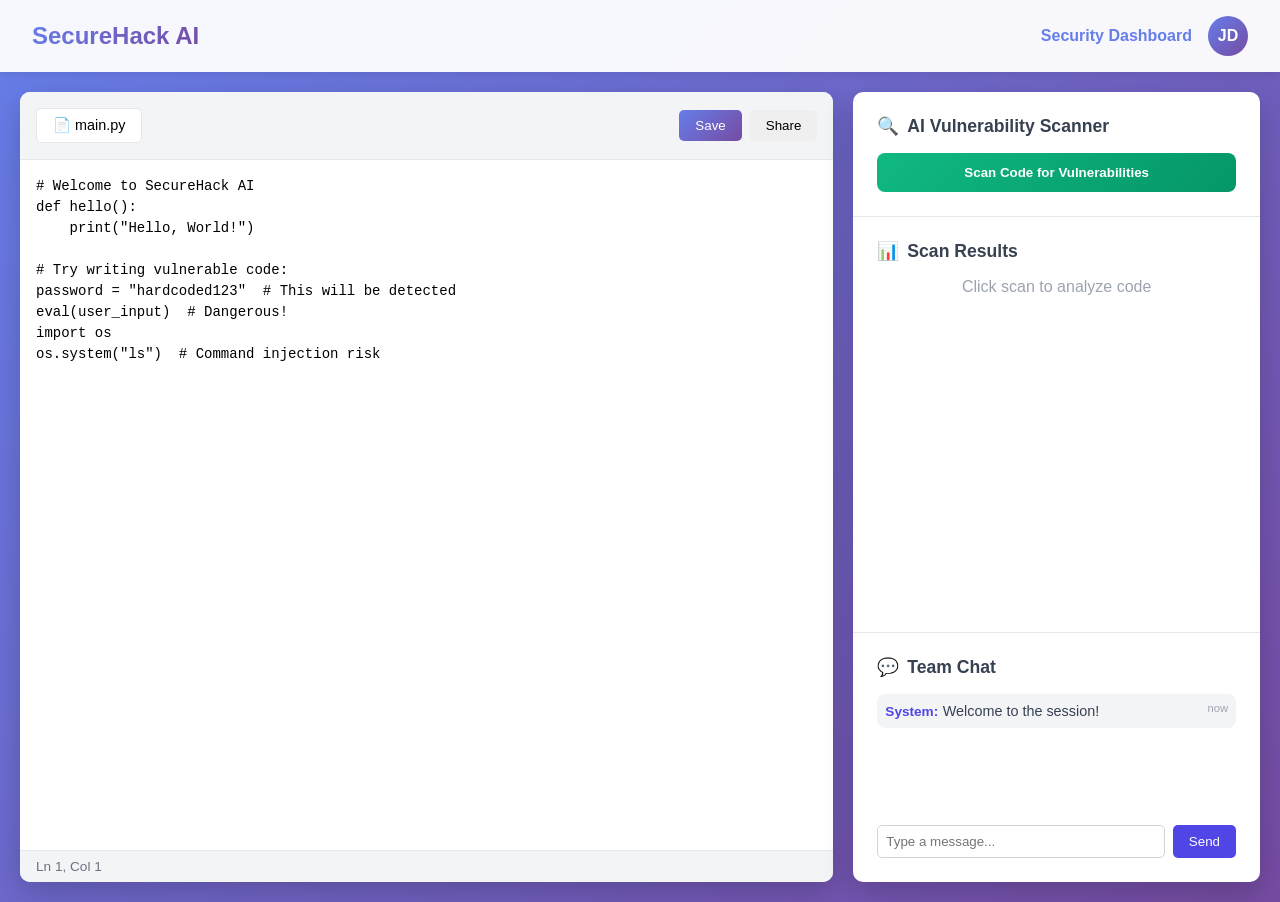
<file: editor.html>
<!DOCTYPE html>
<html lang="en">
<head>
    <meta charset="UTF-8">
    <meta name="viewport" content="width=device-width, initial-scale=1.0">
    <title>SecureHack AI - Editor</title>
    <style>
        * {
            margin: 0;
            padding: 0;
            box-sizing: border-box;
        }

        body {
            font-family: 'Segoe UI', Tahoma, Geneva, Verdana, sans-serif;
            background: linear-gradient(135deg, #667eea 0%, #764ba2 100%);
            min-height: 100vh;
        }

        .navbar {
            background: rgba(255, 255, 255, 0.95);
            padding: 1rem 2rem;
            display: flex;
            justify-content: space-between;
            align-items: center;
            box-shadow: 0 2px 10px rgba(0,0,0,0.1);
        }

        .logo {
            font-size: 1.5rem;
            font-weight: bold;
            background: linear-gradient(135deg, #667eea 0%, #764ba2 100%);
            -webkit-background-clip: text;
            -webkit-text-fill-color: transparent;
        }

        .user-info {
            display: flex;
            align-items: center;
            gap: 1rem;
        }

        .avatar {
            width: 40px;
            height: 40px;
            border-radius: 50%;
            background: linear-gradient(135deg, #667eea 0%, #764ba2 100%);
            display: flex;
            align-items: center;
            justify-content: center;
            color: white;
            font-weight: bold;
        }

        .main-container {
            display: flex;
            height: calc(100vh - 70px);
            padding: 20px;
            gap: 20px;
        }

        .editor-section {
            flex: 2;
            background: white;
            border-radius: 10px;
            box-shadow: 0 10px 30px rgba(0,0,0,0.2);
            display: flex;
            flex-direction: column;
            overflow: hidden;
        }

        .editor-header {
            background: #f3f4f6;
            padding: 1rem;
            border-bottom: 1px solid #e5e7eb;
            display: flex;
            justify-content: space-between;
            align-items: center;
        }

        .file-tab {
            display: flex;
            gap: 0.5rem;
            align-items: center;
        }

        .file-tab span {
            background: white;
            padding: 0.5rem 1rem;
            border-radius: 5px;
            font-size: 0.9rem;
            border: 1px solid #e5e7eb;
        }

        .editor-actions {
            display: flex;
            gap: 0.5rem;
        }

        .btn {
            padding: 0.5rem 1rem;
            border: none;
            border-radius: 5px;
            cursor: pointer;
            font-weight: 500;
            transition: all 0.3s;
        }

        .btn-primary {
            background: linear-gradient(135deg, #667eea 0%, #764ba2 100%);
            color: white;
        }

        .btn-primary:hover {
            transform: translateY(-2px);
            box-shadow: 0 5px 15px rgba(102, 126, 234, 0.4);
        }

        .btn-success {
            background: #10b981;
            color: white;
        }

        .btn-success:hover {
            background: #059669;
        }

        textarea {
            width: 100%;
            height: 100%;
            padding: 1rem;
            border: none;
            outline: none;
            font-family: 'Courier New', monospace;
            font-size: 14px;
            line-height: 1.5;
            resize: none;
        }

        .sidebar {
            flex: 1;
            background: white;
            border-radius: 10px;
            box-shadow: 0 10px 30px rgba(0,0,0,0.2);
            display: flex;
            flex-direction: column;
            overflow: hidden;
        }

        .scan-section {
            padding: 1.5rem;
            border-bottom: 1px solid #e5e7eb;
        }

        .section-title {
            font-size: 1.1rem;
            font-weight: 600;
            color: #374151;
            margin-bottom: 1rem;
            display: flex;
            align-items: center;
            gap: 0.5rem;
        }

        .scan-button {
            width: 100%;
            padding: 0.75rem;
            background: linear-gradient(135deg, #10b981 0%, #059669 100%);
            color: white;
            border: none;
            border-radius: 8px;
            font-weight: 600;
            cursor: pointer;
            transition: all 0.3s;
        }

        .scan-button:hover {
            transform: translateY(-2px);
            box-shadow: 0 5px 15px rgba(16, 185, 129, 0.4);
        }

        .results-section {
            flex: 1;
            padding: 1.5rem;
            overflow-y: auto;
        }

        .vulnerability-card {
            background: #fef2f2;
            border-left: 4px solid #ef4444;
            padding: 1rem;
            margin-bottom: 1rem;
            border-radius: 8px;
        }

        .vulnerability-card.high {
            background: #fff7ed;
            border-left-color: #f97316;
        }

        .vulnerability-card.medium {
            background: #fef9c3;
            border-left-color: #eab308;
        }

        .vulnerability-title {
            font-weight: 600;
            color: #111827;
            margin-bottom: 0.5rem;
        }

        .vulnerability-desc {
            font-size: 0.9rem;
            color: #4b5563;
        }

        .cursor-position {
            padding: 0.5rem 1rem;
            background: #f3f4f6;
            border-top: 1px solid #e5e7eb;
            font-size: 0.85rem;
            color: #6b7280;
        }

        .chat-section {
            padding: 1.5rem;
            border-top: 1px solid #e5e7eb;
            height: 250px;
            display: flex;
            flex-direction: column;
        }

        .chat-messages {
            flex: 1;
            overflow-y: auto;
            margin-bottom: 1rem;
        }

        .chat-message {
            margin-bottom: 0.75rem;
            padding: 0.5rem;
            background: #f3f4f6;
            border-radius: 8px;
        }

        .chat-message .user {
            font-weight: 600;
            color: #4f46e5;
            font-size: 0.85rem;
        }

        .chat-message .text {
            color: #374151;
            font-size: 0.9rem;
        }

        .chat-message .time {
            font-size: 0.7rem;
            color: #9ca3af;
            float: right;
        }

        .chat-input {
            display: flex;
            gap: 0.5rem;
        }

        .chat-input input {
            flex: 1;
            padding: 0.5rem;
            border: 1px solid #d1d5db;
            border-radius: 5px;
            outline: none;
        }

        .chat-input button {
            padding: 0.5rem 1rem;
            background: #4f46e5;
            color: white;
            border: none;
            border-radius: 5px;
            cursor: pointer;
        }

        .security-alert {
            position: fixed;
            top: 20px;
            right: 20px;
            background: #ef4444;
            color: white;
            padding: 1rem;
            border-radius: 8px;
            box-shadow: 0 10px 25px rgba(239, 68, 68, 0.3);
            display: none;
            animation: slideIn 0.3s ease;
            z-index: 1000;
        }

        @keyframes slideIn {
            from {
                transform: translateX(100%);
                opacity: 0;
            }
            to {
                transform: translateX(0);
                opacity: 1;
            }
        }

        .security-alert.show {
            display: block;
        }
    </style>
</head>
<body>
    <div class="security-alert" id="securityAlert">
        <strong>🚨 Security Alert!</strong>
        <p id="alertMessage">Suspicious activity detected</p>
    </div>

    <nav class="navbar">
        <div class="logo">SecureHack AI</div>
        <div class="user-info">
            <a href="/dashboard" style="color:#667eea;text-decoration:none;font-weight:600;">Security Dashboard</a>
            <div class="avatar" id="userAvatar">JD</div>
        </div>
    </nav>

    <div class="main-container">
        <div class="editor-section">
            <div class="editor-header">
                <div class="file-tab">
                    <span>📄 main.py</span>
                </div>
                <div class="editor-actions">
                    <button class="btn btn-primary" onclick="saveCode()">Save</button>
                    <button class="btn" onclick="shareCode()">Share</button>
                </div>
            </div>
            <textarea id="codeEditor" placeholder="# Write your Python code here...">
# Welcome to SecureHack AI
def hello():
    print("Hello, World!")

# Try writing vulnerable code:
password = "hardcoded123"  # This will be detected
eval(user_input)  # Dangerous!
import os
os.system("ls")  # Command injection risk
            </textarea>
            <div class="cursor-position" id="cursorPosition">Ln 1, Col 1</div>
        </div>

        <div class="sidebar">
            <div class="scan-section">
                <div class="section-title">
                    <span>🔍</span>
                    <span>AI Vulnerability Scanner</span>
                </div>
                <button class="scan-button" onclick="scanVulnerabilities()" id="scanButton">
                    Scan Code for Vulnerabilities
                </button>
            </div>

            <div class="results-section" id="results">
                <div class="section-title">
                    <span>📊</span>
                    <span>Scan Results</span>
                </div>
                <div id="scanResults">
                    <div style="text-align: center; color: #9ca3af;">
                        Click scan to analyze code
                    </div>
                </div>
            </div>

            <div class="chat-section">
                <div class="section-title">
                    <span>💬</span>
                    <span>Team Chat</span>
                </div>
                <div class="chat-messages" id="chatMessages">
                    <div class="chat-message">
                        <span class="user">System:</span>
                        <span class="text">Welcome to the session!</span>
                        <span class="time">now</span>
                    </div>
                </div>
                <div class="chat-input">
                    <input type="text" id="chatInput" placeholder="Type a message...">
                    <button onclick="sendMessage()">Send</button>
                </div>
            </div>
        </div>
    </div>

    <script>
        const editor = document.getElementById('codeEditor');
        let currentUser = {
            name: 'John Doe',
            initials: 'JD'
        };

        // Track cursor position
        editor.addEventListener('click', updateCursorPosition);
        editor.addEventListener('keyup', updateCursorPosition);

        function updateCursorPosition() {
            const pos = editor.selectionStart;
            const lines = editor.value.substr(0, pos).split('\n');
            const lineNumber = lines.length;
            const colNumber = lines[lines.length - 1].length + 1;
            document.getElementById('cursorPosition').textContent = `Ln ${lineNumber}, Col ${colNumber}`;
        }

        // Vulnerability scanning
        async function scanVulnerabilities() {
            const button = document.getElementById('scanButton');
            const originalText = button.textContent;
            
            button.textContent = 'Scanning...';
            button.disabled = true;

            const code = editor.value;

            try {
                const response = await fetch('/scan', {
                    method: 'POST',
                    headers: {
                        'Content-Type': 'application/json',
                    },
                    body: JSON.stringify({ code: code })
                });

                const data = await response.json();
                displayResults(data);
                
                if (data.severity === 'high' || data.severity === 'critical') {
                    triggerAlert('Critical vulnerabilities detected!');
                }
            } catch (error) {
                console.error('Scan failed:', error);
                // Demo mode - show mock results
                displayMockResults();
            } finally {
                button.textContent = originalText;
                button.disabled = false;
            }
        }

        function displayResults(data) {
            const resultsDiv = document.getElementById('scanResults');
            
            if (data.vulnerabilities && data.vulnerabilities.length > 0) {
                let html = '';
                data.vulnerabilities.forEach(v => {
                    html += `
                        <div class="vulnerability-card ${v.severity}">
                            <div class="vulnerability-title">${v.title}</div>
                            <div class="vulnerability-desc">${v.description}</div>
                            <div style="font-size:0.8rem; color:#6b7280; margin-top:0.5rem;">
                                Line ${v.line}
                            </div>
                        </div>
                    `;
                });
                resultsDiv.innerHTML = html;
            } else {
                resultsDiv.innerHTML = `
                    <div style="background:#d1fae5; padding:1rem; border-radius:8px; color:#065f46;">
                        ✅ No vulnerabilities found!
                    </div>
                `;
            }
        }

        function displayMockResults() {
            const resultsDiv = document.getElementById('scanResults');
            resultsDiv.innerHTML = `
                <div class="vulnerability-card">
                    <div class="vulnerability-title">Hardcoded Password</div>
                    <div class="vulnerability-desc">Hardcoded password detected in line 5</div>
                </div>
                <div class="vulnerability-card high">
                    <div class="vulnerability-title">Use of eval()</div>
                    <div class="vulnerability-desc">Arbitrary code execution risk</div>
                </div>
                <div class="vulnerability-card medium">
                    <div class="vulnerability-title">Subprocess Usage</div>
                    <div class="vulnerability-desc">Potential command injection</div>
                </div>
            `;
        }

        function triggerAlert(message) {
            const alert = document.getElementById('securityAlert');
            document.getElementById('alertMessage').textContent = message;
            alert.classList.add('show');
            
            setTimeout(() => {
                alert.classList.remove('show');
            }, 5000);
        }

        function saveCode() {
            alert('Code saved! (Demo)');
        }

        function shareCode() {
            alert('Share link copied! (Demo)');
        }

        function sendMessage() {
            const input = document.getElementById('chatInput');
            const message = input.value.trim();
            
            if (message) {
                const messages = document.getElementById('chatMessages');
                const time = new Date().toLocaleTimeString([], { hour: '2-digit', minute: '2-digit' });
                
                messages.innerHTML += `
                    <div class="chat-message">
                        <span class="user">You:</span>
                        <span class="text">${message}</span>
                        <span class="time">${time}</span>
                    </div>
                `;
                
                input.value = '';
                messages.scrollTop = messages.scrollHeight;
            }
        }

        // Load user info
        window.addEventListener('load', () => {
            const savedUser = sessionStorage.getItem('currentUser');
            if (savedUser) {
                const user = JSON.parse(savedUser);
                currentUser = user;
                document.getElementById('userAvatar').textContent = user.initials;
            }
        });
    </script>
</body>
</html>
</file>
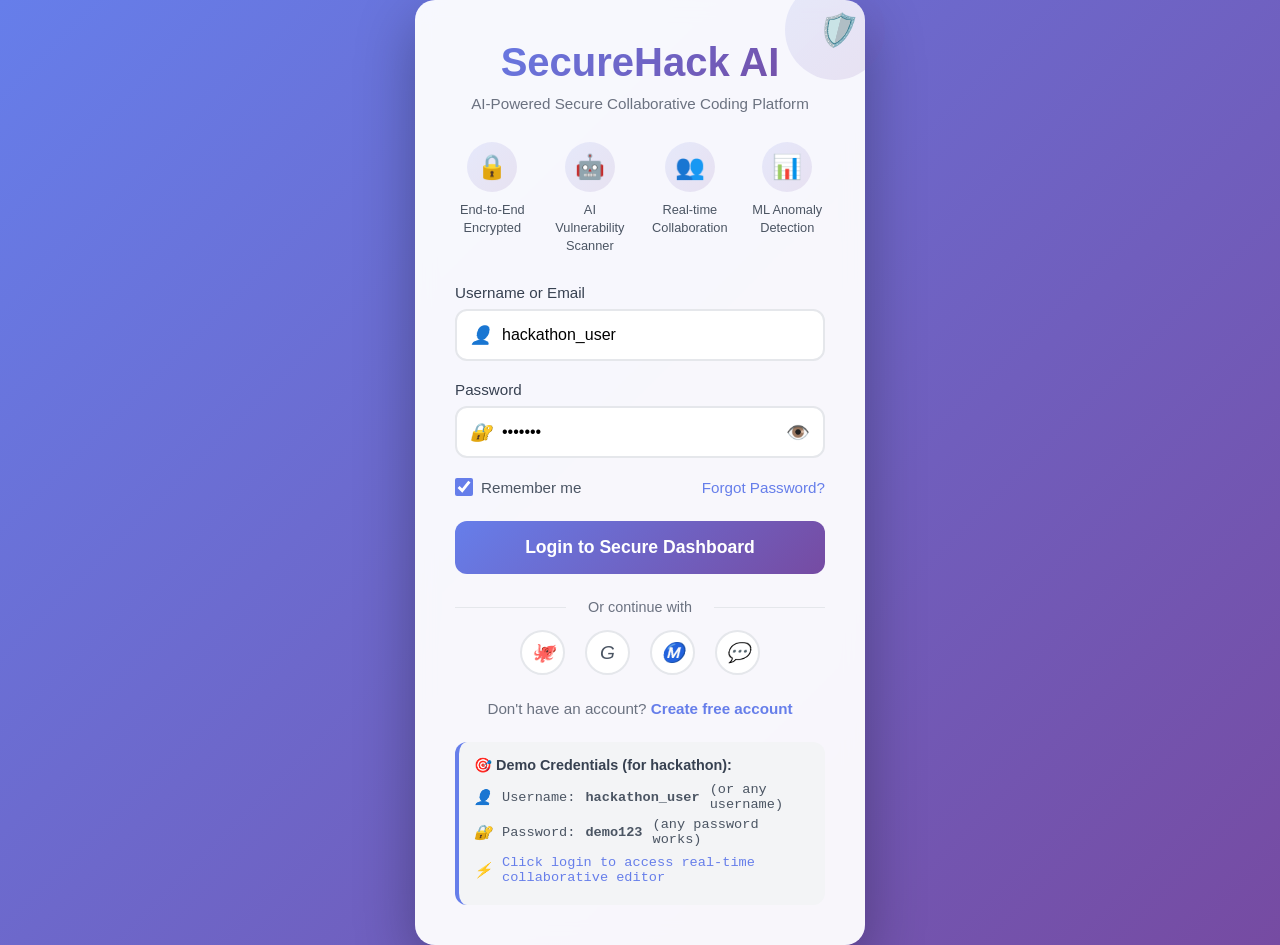
<file: login.html>
<!DOCTYPE html>
<html lang="en">
<head>
    <meta charset="UTF-8">
    <meta name="viewport" content="width=device-width, initial-scale=1.0">
    <title>SecureHack AI - Login</title>
    <style>
        * {
            margin: 0;
            padding: 0;
            box-sizing: border-box;
        }

        body {
            font-family: 'Segoe UI', Tahoma, Geneva, Verdana, sans-serif;
            background: linear-gradient(135deg, #667eea 0%, #764ba2 100%);
            min-height: 100vh;
            display: flex;
            align-items: center;
            justify-content: center;
            position: relative;
            overflow: hidden;
        }

        /* Animated background */
        .circles {
            position: absolute;
            top: 0;
            left: 0;
            width: 100%;
            height: 100%;
            overflow: hidden;
            z-index: 0;
        }

        .circles li {
            position: absolute;
            display: block;
            list-style: none;
            width: 20px;
            height: 20px;
            background: rgba(255, 255, 255, 0.2);
            animation: animate 25s linear infinite;
            bottom: -150px;
            border-radius: 50%;
        }

        .circles li:nth-child(1) {
            left: 25%;
            width: 80px;
            height: 80px;
            animation-delay: 0s;
        }

        .circles li:nth-child(2) {
            left: 10%;
            width: 20px;
            height: 20px;
            animation-delay: 2s;
            animation-duration: 12s;
        }

        .circles li:nth-child(3) {
            left: 70%;
            width: 20px;
            height: 20px;
            animation-delay: 4s;
        }

        .circles li:nth-child(4) {
            left: 40%;
            width: 60px;
            height: 60px;
            animation-delay: 0s;
            animation-duration: 18s;
        }

        .circles li:nth-child(5) {
            left: 65%;
            width: 20px;
            height: 20px;
            animation-delay: 0s;
        }

        .circles li:nth-child(6) {
            left: 75%;
            width: 110px;
            height: 110px;
            animation-delay: 3s;
        }

        .circles li:nth-child(7) {
            left: 35%;
            width: 150px;
            height: 150px;
            animation-delay: 7s;
        }

        .circles li:nth-child(8) {
            left: 50%;
            width: 25px;
            height: 25px;
            animation-delay: 15s;
            animation-duration: 45s;
        }

        .circles li:nth-child(9) {
            left: 20%;
            width: 15px;
            height: 15px;
            animation-delay: 2s;
            animation-duration: 35s;
        }

        .circles li:nth-child(10) {
            left: 85%;
            width: 150px;
            height: 150px;
            animation-delay: 0s;
            animation-duration: 11s;
        }

        @keyframes animate {
            0% {
                transform: translateY(0) rotate(0deg);
                opacity: 1;
                border-radius: 50%;
            }
            100% {
                transform: translateY(-1000px) rotate(720deg);
                opacity: 0;
                border-radius: 50%;
            }
        }

        .container {
            background: rgba(255, 255, 255, 0.95);
            border-radius: 20px;
            box-shadow: 0 20px 60px rgba(0, 0, 0, 0.3);
            width: 90%;
            max-width: 450px;
            padding: 40px;
            position: relative;
            z-index: 1;
            backdrop-filter: blur(10px);
            animation: slideUp 0.6s ease-out;
        }

        @keyframes slideUp {
            from {
                opacity: 0;
                transform: translateY(30px);
            }
            to {
                opacity: 1;
                transform: translateY(0);
            }
        }

        .logo {
            text-align: center;
            margin-bottom: 30px;
        }

        .logo h1 {
            font-size: 2.5rem;
            background: linear-gradient(135deg, #667eea 0%, #764ba2 100%);
            -webkit-background-clip: text;
            -webkit-text-fill-color: transparent;
            margin-bottom: 10px;
        }

        .logo p {
            color: #6b7280;
            font-size: 0.95rem;
        }

        .security-badge {
            display: flex;
            justify-content: center;
            gap: 20px;
            margin-bottom: 30px;
        }

        .badge-item {
            text-align: center;
            animation: fadeIn 1s ease-out;
        }

        .badge-icon {
            width: 50px;
            height: 50px;
            background: linear-gradient(135deg, #667eea20 0%, #764ba220 100%);
            border-radius: 50%;
            display: flex;
            align-items: center;
            justify-content: center;
            margin: 0 auto 8px;
            font-size: 1.5rem;
            color: #4f46e5;
        }

        .badge-item span {
            font-size: 0.8rem;
            color: #4b5563;
            font-weight: 500;
        }

        @keyframes fadeIn {
            from {
                opacity: 0;
                transform: translateY(10px);
            }
            to {
                opacity: 1;
                transform: translateY(0);
            }
        }

        .badge-item:nth-child(1) { animation-delay: 0.1s; }
        .badge-item:nth-child(2) { animation-delay: 0.2s; }
        .badge-item:nth-child(3) { animation-delay: 0.3s; }
        .badge-item:nth-child(4) { animation-delay: 0.4s; }

        .login-form {
            margin-bottom: 25px;
        }

        .form-group {
            margin-bottom: 20px;
            position: relative;
        }

        .form-group label {
            display: block;
            margin-bottom: 8px;
            color: #374151;
            font-weight: 500;
            font-size: 0.95rem;
        }

        .input-icon {
            position: relative;
        }

        .input-icon i {
            position: absolute;
            left: 15px;
            top: 50%;
            transform: translateY(-50%);
            color: #9ca3af;
            font-size: 1.1rem;
        }

        .input-icon input {
            width: 100%;
            padding: 15px 15px 15px 45px;
            border: 2px solid #e5e7eb;
            border-radius: 12px;
            font-size: 1rem;
            transition: all 0.3s;
            background: white;
        }

        .input-icon input:focus {
            outline: none;
            border-color: #667eea;
            box-shadow: 0 0 0 3px rgba(102, 126, 234, 0.1);
        }

        .input-icon input::placeholder {
            color: #9ca3af;
            font-size: 0.95rem;
        }

        .password-toggle {
            position: absolute;
            right: 15px;
            top: 50%;
            transform: translateY(-50%);
            cursor: pointer;
            color: #9ca3af;
            font-size: 1.2rem;
        }

        .password-toggle:hover {
            color: #4f46e5;
        }

        .form-options {
            display: flex;
            justify-content: space-between;
            align-items: center;
            margin-bottom: 25px;
        }

        .remember-me {
            display: flex;
            align-items: center;
            gap: 8px;
            color: #4b5563;
            font-size: 0.95rem;
            cursor: pointer;
        }

        .remember-me input[type="checkbox"] {
            width: 18px;
            height: 18px;
            cursor: pointer;
            accent-color: #667eea;
        }

        .forgot-password {
            color: #667eea;
            text-decoration: none;
            font-size: 0.95rem;
            font-weight: 500;
            transition: color 0.3s;
        }

        .forgot-password:hover {
            color: #764ba2;
            text-decoration: underline;
        }

        .login-btn {
            width: 100%;
            padding: 16px;
            background: linear-gradient(135deg, #667eea 0%, #764ba2 100%);
            color: white;
            border: none;
            border-radius: 12px;
            font-size: 1.1rem;
            font-weight: 600;
            cursor: pointer;
            transition: all 0.3s;
            display: flex;
            align-items: center;
            justify-content: center;
            gap: 10px;
            position: relative;
            overflow: hidden;
        }

        .login-btn:hover {
            transform: translateY(-2px);
            box-shadow: 0 10px 25px rgba(102, 126, 234, 0.4);
        }

        .login-btn:active {
            transform: translateY(0);
        }

        .login-btn.loading {
            pointer-events: none;
            opacity: 0.8;
        }

        .login-btn.loading .btn-text {
            visibility: hidden;
        }

        .login-btn.loading::after {
            content: '';
            position: absolute;
            width: 20px;
            height: 20px;
            border: 3px solid white;
            border-top-color: transparent;
            border-radius: 50%;
            animation: spin 0.8s linear infinite;
        }

        @keyframes spin {
            to { transform: rotate(360deg); }
        }

        .social-login {
            text-align: center;
            margin-bottom: 25px;
        }

        .social-login p {
            color: #6b7280;
            font-size: 0.9rem;
            margin-bottom: 15px;
            position: relative;
        }

        .social-login p::before,
        .social-login p::after {
            content: '';
            position: absolute;
            top: 50%;
            width: 30%;
            height: 1px;
            background: #e5e7eb;
        }

        .social-login p::before {
            left: 0;
        }

        .social-login p::after {
            right: 0;
        }

        .social-icons {
            display: flex;
            justify-content: center;
            gap: 20px;
        }

        .social-icon {
            width: 45px;
            height: 45px;
            border: 2px solid #e5e7eb;
            border-radius: 50%;
            display: flex;
            align-items: center;
            justify-content: center;
            color: #4b5563;
            font-size: 1.2rem;
            transition: all 0.3s;
            cursor: pointer;
            background: white;
        }

        .social-icon:hover {
            border-color: #667eea;
            color: #667eea;
            transform: translateY(-3px);
            box-shadow: 0 5px 15px rgba(102, 126, 234, 0.2);
        }

        .signup-link {
            text-align: center;
            color: #6b7280;
            font-size: 0.95rem;
        }

        .signup-link a {
            color: #667eea;
            text-decoration: none;
            font-weight: 600;
            transition: color 0.3s;
        }

        .signup-link a:hover {
            color: #764ba2;
            text-decoration: underline;
        }

        .demo-credentials {
            margin-top: 25px;
            padding: 15px;
            background: #f3f4f6;
            border-radius: 12px;
            border-left: 4px solid #667eea;
            animation: fadeIn 1s ease-out 0.5s both;
        }

        .demo-credentials p {
            color: #374151;
            font-size: 0.9rem;
            margin-bottom: 8px;
            font-weight: 600;
        }

        .demo-credentials .cred-item {
            display: flex;
            align-items: center;
            gap: 10px;
            color: #4b5563;
            font-size: 0.85rem;
            margin-bottom: 5px;
            font-family: 'Courier New', monospace;
        }

        .demo-credentials .cred-item i {
            color: #10b981;
            font-size: 0.9rem;
        }

        .error-message {
            background: #fee2e2;
            color: #dc2626;
            padding: 12px;
            border-radius: 8px;
            margin-bottom: 20px;
            font-size: 0.9rem;
            display: none;
            align-items: center;
            gap: 8px;
            border-left: 4px solid #dc2626;
            animation: shake 0.5s ease-in-out;
        }

        @keyframes shake {
            0%, 100% { transform: translateX(0); }
            25% { transform: translateX(-5px); }
            75% { transform: translateX(5px); }
        }

        .error-message.show {
            display: flex;
        }

        .success-message {
            background: #d1fae5;
            color: #065f46;
            padding: 12px;
            border-radius: 8px;
            margin-bottom: 20px;
            font-size: 0.9rem;
            display: none;
            align-items: center;
            gap: 8px;
            border-left: 4px solid #10b981;
            animation: slideDown 0.3s ease-out;
        }

        @keyframes slideDown {
            from {
                opacity: 0;
                transform: translateY(-10px);
            }
            to {
                opacity: 1;
                transform: translateY(0);
            }
        }

        .success-message.show {
            display: flex;
        }

        .fingerprint-scan {
            position: absolute;
            top: -20px;
            right: -20px;
            width: 100px;
            height: 100px;
            background: linear-gradient(135deg, #667eea20 0%, #764ba220 100%);
            border-radius: 50%;
            display: flex;
            align-items: center;
            justify-content: center;
            font-size: 2rem;
            color: #667eea;
            animation: pulse 2s infinite;
        }

        @keyframes pulse {
            0% {
                transform: scale(1);
                opacity: 0.7;
            }
            50% {
                transform: scale(1.1);
                opacity: 1;
            }
            100% {
                transform: scale(1);
                opacity: 0.7;
            }
        }
    </style>
</head>
<body>
    <ul class="circles">
        <li></li>
        <li></li>
        <li></li>
        <li></li>
        <li></li>
        <li></li>
        <li></li>
        <li></li>
        <li></li>
        <li></li>
    </ul>

    <div class="container">
        <div class="fingerprint-scan">
            <i>🛡️</i>
        </div>

        <div class="logo">
            <h1>SecureHack AI</h1>
            <p>AI-Powered Secure Collaborative Coding Platform</p>
        </div>

        <div class="security-badge">
            <div class="badge-item">
                <div class="badge-icon">🔒</div>
                <span>End-to-End Encrypted</span>
            </div>
            <div class="badge-item">
                <div class="badge-icon">🤖</div>
                <span>AI Vulnerability Scanner</span>
            </div>
            <div class="badge-item">
                <div class="badge-icon">👥</div>
                <span>Real-time Collaboration</span>
            </div>
            <div class="badge-item">
                <div class="badge-icon">📊</div>
                <span>ML Anomaly Detection</span>
            </div>
        </div>

        <div class="error-message" id="errorMessage">
            <i>⚠️</i>
            <span id="errorText">Invalid username or password</span>
        </div>

        <div class="success-message" id="successMessage">
            <i>✅</i>
            <span>Login successful! Redirecting to editor...</span>
        </div>

        <form class="login-form" id="loginForm" onsubmit="handleLogin(event)">
            <div class="form-group">
                <label for="username">Username or Email</label>
                <div class="input-icon">
                    <i>👤</i>
                    <input type="text" id="username" placeholder="Enter your username" value="hackathon_user" autocomplete="off">
                </div>
            </div>

            <div class="form-group">
                <label for="password">Password</label>
                <div class="input-icon">
                    <i>🔐</i>
                    <input type="password" id="password" placeholder="Enter your password" value="demo123">
                    <span class="password-toggle" onclick="togglePassword()" id="passwordToggle">👁️</span>
                </div>
            </div>

            <div class="form-options">
                <label class="remember-me">
                    <input type="checkbox" checked> Remember me
                </label>
                <a href="#" class="forgot-password" onclick="showForgotPassword(event)">Forgot Password?</a>
            </div>

            <button type="submit" class="login-btn" id="loginBtn">
                <span class="btn-text">Login to Secure Dashboard</span>
            </button>
        </form>

        <div class="social-login">
            <p>Or continue with</p>
            <div class="social-icons">
                <div class="social-icon" onclick="socialLogin('github')">
                    <i>🐙</i>
                </div>
                <div class="social-icon" onclick="socialLogin('google')">
                    <i>G</i>
                </div>
                <div class="social-icon" onclick="socialLogin('microsoft')">
                    <i>Ⓜ️</i>
                </div>
                <div class="social-icon" onclick="socialLogin('slack')">
                    <i>💬</i>
                </div>
            </div>
        </div>

        <div class="signup-link">
            Don't have an account? <a href="#" onclick="showSignup(event)">Create free account</a>
        </div>

        <div class="demo-credentials">
            <p>🎯 Demo Credentials (for hackathon):</p>
            <div class="cred-item">
                <i>👤</i> Username: <strong>hackathon_user</strong> (or any username)
            </div>
            <div class="cred-item">
                <i>🔐</i> Password: <strong>demo123</strong> (any password works)
            </div>
            <div class="cred-item" style="color: #667eea; margin-top: 8px;">
                <i>⚡</i> Click login to access real-time collaborative editor
            </div>
        </div>
    </div>

    <script>
        // Demo mode - any login works for hackathon
        const DEMO_MODE = true;
        
        // Store user session
        let currentUser = null;

        function togglePassword() {
            const passwordInput = document.getElementById('password');
            const toggle = document.getElementById('passwordToggle');
            
            if (passwordInput.type === 'password') {
                passwordInput.type = 'text';
                toggle.textContent = '🔒';
            } else {
                passwordInput.type = 'password';
                toggle.textContent = '👁️';
            }
        }

        function showError(message) {
            const errorDiv = document.getElementById('errorMessage');
            const errorText = document.getElementById('errorText');
            errorText.textContent = message;
            errorDiv.classList.add('show');
            
            // Hide success message if showing
            document.getElementById('successMessage').classList.remove('show');
            
            // Auto hide after 3 seconds
            setTimeout(() => {
                errorDiv.classList.remove('show');
            }, 3000);
        }

        function showSuccess(message) {
            const successDiv = document.getElementById('successMessage');
            successDiv.querySelector('span').textContent = message;
            successDiv.classList.add('show');
            
            // Hide error if showing
            document.getElementById('errorMessage').classList.remove('show');
        }

        async function handleLogin(event) {
            event.preventDefault();
            
            const username = document.getElementById('username').value.trim();
            const password = document.getElementById('password').value;
            const loginBtn = document.getElementById('loginBtn');
            
            // Validate inputs
            if (!username) {
                showError('Please enter your username');
                return;
            }

            if (!password && !DEMO_MODE) {
                showError('Please enter your password');
                return;
            }

            // Show loading state
            loginBtn.classList.add('loading');
            
            try {
                if (DEMO_MODE) {
                    // Demo mode - simulate login with any credentials
                    await new Promise(resolve => setTimeout(resolve, 1500)); // Simulate network delay
                    
                    // Create user session
                    currentUser = {
                        username: username,
                        name: username.split('@')[0].replace(/[._]/g, ' ').replace(/\b\w/g, l => l.toUpperCase()),
                        email: username.includes('@') ? username : `${username}@example.com`,
                        initials: username.substring(0, 2).toUpperCase(),
                        loginTime: new Date().toISOString(),
                        sessionId: 'sess_' + Math.random().toString(36).substr(2, 9)
                    };
                    
                    // Store in session storage for editor access
                    sessionStorage.setItem('currentUser', JSON.stringify(currentUser));
                    
                    showSuccess('Login successful! Redirecting...');
                    
                    // Redirect to editor
                    setTimeout(() => {
                        window.location.href = '/editor';
                    }, 1000);
                } else {
                    // Real API call
                    const response = await fetch('/api/login', {
                        method: 'POST',
                        headers: {
                            'Content-Type': 'application/json',
                        },
                        body: JSON.stringify({ username, password })
                    });
                    
                    const data = await response.json();
                    
                    if (response.ok) {
                        currentUser = data.user;
                        sessionStorage.setItem('currentUser', JSON.stringify(currentUser));
                        
                        showSuccess('Login successful! Redirecting...');
                        
                        setTimeout(() => {
                            window.location.href = '/editor';
                        }, 1000);
                    } else {
                        showError(data.message || 'Invalid credentials');
                    }
                }
            } catch (error) {
                console.error('Login error:', error);
                showError('Connection error. Please try again.');
            } finally {
                loginBtn.classList.remove('loading');
            }
        }

        function socialLogin(provider) {
            const loginBtn = document.getElementById('loginBtn');
            loginBtn.classList.add('loading');
            
            showSuccess(`Authenticating with ${provider}...`);
            
            // Simulate OAuth flow
            setTimeout(() => {
                // Create demo user with provider info
                currentUser = {
                    username: `${provider}_user`,
                    name: `${provider.charAt(0).toUpperCase() + provider.slice(1)} User`,
                    email: `user@${provider}.com`,
                    initials: provider.substring(0, 2).toUpperCase(),
                    provider: provider,
                    loginTime: new Date().toISOString(),
                    sessionId: 'sess_' + Math.random().toString(36).substr(2, 9)
                };
                
                sessionStorage.setItem('currentUser', JSON.stringify(currentUser));
                
                showSuccess(`Logged in with ${provider}! Redirecting...`);
                
                setTimeout(() => {
                    window.location.href = '/editor';
                }, 1000);
            }, 1500);
        }

        function showForgotPassword(event) {
            event.preventDefault();
            showSuccess('Password reset link sent to your email! (Demo)');
        }

        function showSignup(event) {
            event.preventDefault();
            showSuccess('Redirecting to signup page... (Demo)');
            
            // Simulate redirect
            setTimeout(() => {
                alert('🎯 Hackathon Demo: In production, this would take you to the signup page.\n\nFor now, just use any username/password to login!');
            }, 1500);
        }

        // Add keyboard shortcut for demo (Ctrl/Cmd + D to fill demo credentials)
        document.addEventListener('keydown', (e) => {
            if ((e.ctrlKey || e.metaKey) && e.key === 'd') {
                e.preventDefault();
                document.getElementById('username').value = 'hackathon_user';
                document.getElementById('password').value = 'demo123';
                showSuccess('✨ Demo credentials filled! Click login to continue.');
            }
        });

        // Auto-fill demo credentials on page load (optional)
        window.addEventListener('load', () => {
            // Check if returning from editor
            const lastUser = sessionStorage.getItem('currentUser');
            if (lastUser) {
                const user = JSON.parse(lastUser);
                document.getElementById('username').value = user.username;
                // Don't show message, just keep logged in
            }
        });

        // Add input validation
        document.getElementById('username').addEventListener('input', function() {
            if (this.value.length > 0) {
                this.style.borderColor = '#10b981';
            } else {
                this.style.borderColor = '#e5e7eb';
            }
        });

        document.getElementById('password').addEventListener('input', function() {
            if (this.value.length >= 6) {
                this.style.borderColor = '#10b981';
            } else if (this.value.length > 0) {
                this.style.borderColor = '#f59e0b';
            } else {
                this.style.borderColor = '#e5e7eb';
            }
        });

        // Add enter key handler
        document.getElementById('password').addEventListener('keypress', (e) => {
            if (e.key === 'Enter') {
                handleLogin(e);
            }
        });

        // Prevent form from actually submitting
        document.getElementById('loginForm').addEventListener('submit', (e) => {
            e.preventDefault();
        });
    </script>
</body>
</html>
</file>
